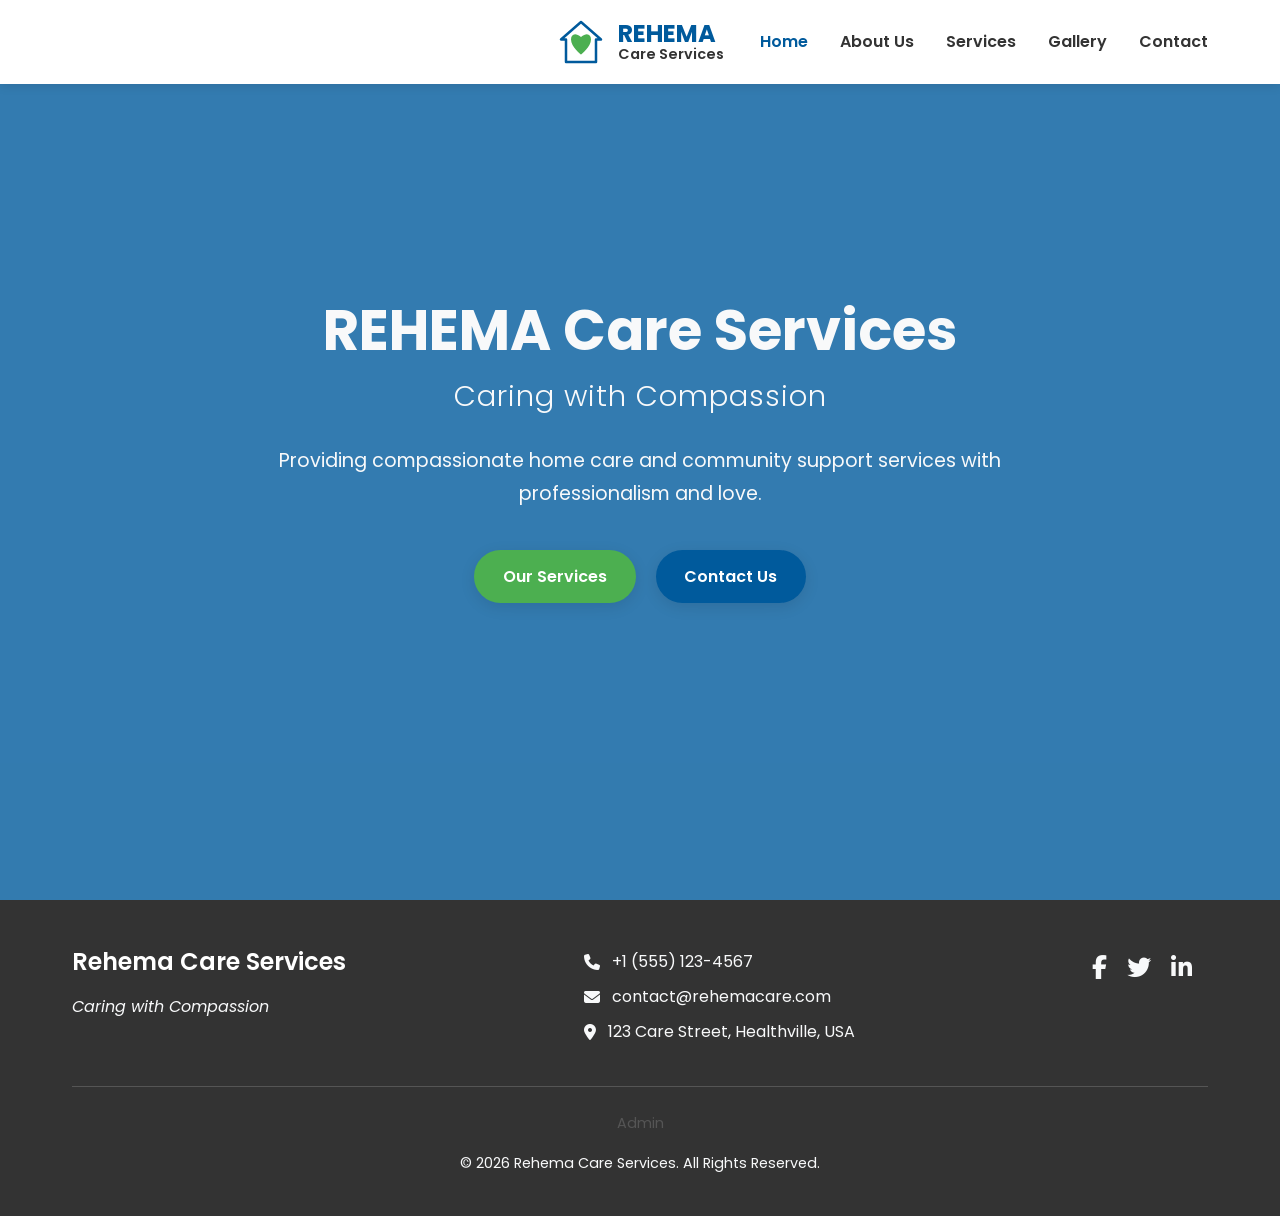
<file: index.html>
<!DOCTYPE html>
<html lang="en">
<head>
    <meta charset="UTF-8">
    <meta name="viewport" content="width=device-width, initial-scale=1.0">
    <title>Rehema Care Services | Caring with Compassion</title>

    <!-- Google Fonts: Poppins -->
    <link rel="preconnect" href="https://fonts.googleapis.com">
    <link rel="preconnect" href="https://fonts.gstatic.com" crossorigin>
    <link href="https://fonts.googleapis.com/css2?family=Poppins:wght@300;400;600;700&display=swap" rel="stylesheet">

    <!-- Font Awesome for Icons -->
    <link rel="stylesheet" href="https://cdnjs.cloudflare.com/ajax/libs/font-awesome/6.5.1/css/all.min.css" integrity="sha512-DTOQO9RWCH3ppGqcWaEA1BIZOC6xxalwEsw9c2QQeAIftl+Vegovlnee1c9QX4TctnWMn13TZye+giMm8e2LwA==" crossorigin="anonymous" referrerpolicy="no-referrer" />

    <link rel="stylesheet" href="style.css">
</head>
<body>

    <!-- =================== -->
    <!-- ====== HEADER ===== -->
    <!-- =================== -->
    <header id="main-header">
        <div class="container">
            <nav>
                <a href="index.html" class="logo">
                    <svg width="50" height="50" viewBox="0 0 100 100" fill="none" xmlns="http://www.w3.org/2000/svg">
                        <path d="M50 10L10 45H20V90H80V45H90L50 10Z" stroke="#005A9C" stroke-width="5" stroke-linecap="round" stroke-linejoin="round"/>
                        <path d="M50 75C50 75 30 60 30 45C30 35 38 30 50 40C62 30 70 35 70 45C70 60 50 75 50 75Z" fill="#4CAF50"/>
                    </svg>
                    <div class="logo-text">
                        <span class="brand-name">REHEMA</span>
                        <span class="sub-name">Care Services</span>
                    </div>
                </a>
                <ul id="nav-menu">
                    <li><a href="index.html" class="active">Home</a></li>
                    <li><a href="about.html">About Us</a></li>
                    <li><a href="services.html">Services</a></li>
                    <li><a href="gallery.html">Gallery</a></li>
                    <li><a href="contact.html">Contact</a></li>
                </ul>
                <button class="hamburger" id="hamburger">
                    <i class="fas fa-bars"></i>
                </button>
            </nav>
        </div>
    </header>

    <main>
        <!-- =================== -->
        <!-- ====== HOME ======= -->
        <!-- =================== -->
        <section id="home" class="hero">
            <ul class="hero-slideshow">
                <li></li>
                <li></li>
                <li></li>
            </ul>
            <div class="hero-overlay"></div>
            <div class="hero-content container">
                <h1 class="hero-title">REHEMA Care Services</h1>
                <p class="tagline"><span class="editable" data-key="text_tagline">Caring with Compassion</span></p>
                <p class="welcome-text"><span class="editable" data-key="home_welcome_text">Providing compassionate home care and community support services with professionalism and love.</span></p>
                <div class="hero-buttons">
                    <a href="services.html" class="btn btn-secondary">Our Services</a>
                    <a href="contact.html" class="btn btn-primary">Contact Us</a>
                </div>
            </div>
        </section>
    </main>

    <!-- =================== -->
    <!-- ====== FOOTER ===== -->
    <!-- =================== -->
    <footer>
        <div class="container">
            <div class="footer-content">
                <div class="footer-brand">
                    <h4>Rehema Care Services</h4>
                    <p>Caring with Compassion</p>
                </div>
                <div class="footer-contact">
                    <!-- IMPORTANT: Replace with your actual contact details -->
                    <p><i class="fas fa-phone"></i> <span class="editable" data-key="text_phone">+1 (555) 123-4567</span></p>
                    <p><i class="fas fa-envelope"></i> <span class="editable" data-key="text_email">contact@rehemacare.com</span></p>
                    <p><i class="fas fa-map-marker-alt"></i> <span class="editable" data-key="text_address">123 Care Street, Healthville, USA</span></p>
                </div>
                <div class="footer-social">
                    <!-- IMPORTANT: Replace '#' with your social media links -->
                    <a href="#" aria-label="Facebook"><i class="fab fa-facebook-f"></i></a>
                    <a href="#" aria-label="Twitter"><i class="fab fa-twitter"></i></a>
                    <a href="#" aria-label="LinkedIn"><i class="fab fa-linkedin-in"></i></a>
                </div>
            </div>
            <div class="footer-bottom">
                <p><a href="admin.html" style="color:#555; text-decoration:none;">Admin</a></p>
                <p>&copy; 2026 Rehema Care Services. All Rights Reserved.</p>
            </div>
        </div>
    </footer>

    <!-- JavaScript for Hamburger Menu -->
    <script>
        const hamburger = document.getElementById('hamburger');
        const navMenu = document.getElementById('nav-menu');

        hamburger.addEventListener('click', () => {
            navMenu.classList.toggle('show');
        });

        // Close menu when a link is clicked
        document.querySelectorAll('#nav-menu a').forEach(link => {
            link.addEventListener('click', () => {
                navMenu.classList.remove('show');
            });
        });

        // Check for Custom Hero Background
        const heroSection = document.getElementById('home');
        const customHeroBg = localStorage.getItem('home_hero_bg');
        if (customHeroBg) {
            heroSection.style.backgroundImage = `url('${customHeroBg}')`;
        }

        // Load Editable Text Content
        document.querySelectorAll('.editable').forEach(element => {
            const key = element.getAttribute('data-key');
            const savedText = localStorage.getItem(key);
            if (savedText) {
                element.textContent = savedText;
            }
        });

    </script>

</body>
</html>
</file>
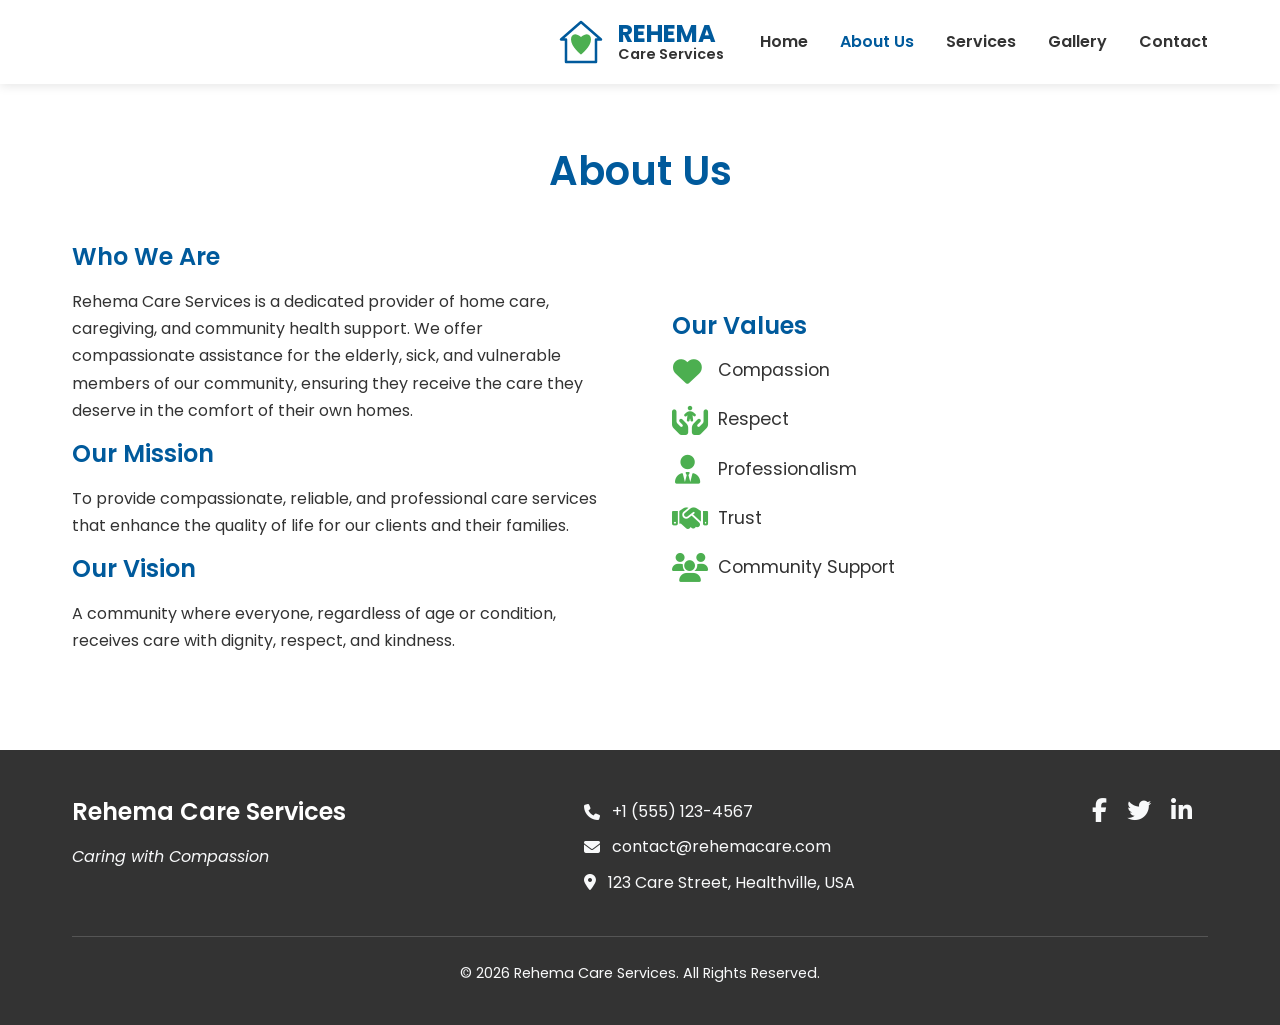
<file: about.html>
h<!DOCTYPE html>
<html lang="en">
<head>
    <meta charset="UTF-8">
    <meta name="viewport" content="width=device-width, initial-scale=1.0">
    <title>About Us | Rehema Care Services</title>
    <link href="https://fonts.googleapis.com/css2?family=Poppins:wght@300;400;600;700&display=swap" rel="stylesheet">
    <link rel="stylesheet" href="https://cdnjs.cloudflare.com/ajax/libs/font-awesome/6.5.1/css/all.min.css">
    <link rel="stylesheet" href="style.css">
</head>
<body>
    <header id="main-header">
        <div class="container">
            <nav>
                <a href="index.html" class="logo">
                    <svg width="50" height="50" viewBox="0 0 100 100" fill="none" xmlns="http://www.w3.org/2000/svg">
                        <path d="M50 10L10 45H20V90H80V45H90L50 10Z" stroke="#005A9C" stroke-width="5" stroke-linecap="round" stroke-linejoin="round"/>
                        <path d="M50 75C50 75 30 60 30 45C30 35 38 30 50 40C62 30 70 35 70 45C70 60 50 75 50 75Z" fill="#4CAF50"/>
                    </svg>
                    <div class="logo-text">
                        <span class="brand-name">REHEMA</span>
                        <span class="sub-name">Care Services</span>
                    </div>
                </a>
                <ul id="nav-menu">
                    <li><a href="index.html">Home</a></li>
                    <li><a href="about.html" class="active">About Us</a></li>
                    <li><a href="services.html">Services</a></li>
                    <li><a href="gallery.html">Gallery</a></li>
                    <li><a href="contact.html">Contact</a></li>
                </ul>
                <button class="hamburger" id="hamburger"><i class="fas fa-bars"></i></button>
            </nav>
        </div>
    </header>

    <main>
        <section id="about">
            <div class="container">
                <h2>About Us</h2>
                <div class="about-content">
                    <div class="about-text">
                        <h3>Who We Are</h3>
                        <p><span class="editable" data-key="text_about_who">Rehema Care Services is a dedicated provider of home care, caregiving, and community health support. We offer compassionate assistance for the elderly, sick, and vulnerable members of our community, ensuring they receive the care they deserve in the comfort of their own homes.</span></p>
                        <h3>Our Mission</h3>
                        <p><span class="editable" data-key="text_about_mission">To provide compassionate, reliable, and professional care services that enhance the quality of life for our clients and their families.</span></p>
                        <h3>Our Vision</h3>
                        <p><span class="editable" data-key="text_about_vision">A community where everyone, regardless of age or condition, receives care with dignity, respect, and kindness.</span></p>
                    </div>
                    <div class="about-values">
                        <h3>Our Values</h3>
                        <ul>
                            <li><i class="fas fa-heart"></i> Compassion</li>
                            <li><i class="fas fa-hands-holding-child"></i> Respect</li>
                            <li><i class="fas fa-user-tie"></i> Professionalism</li>
                            <li><i class="fas fa-handshake"></i> Trust</li>
                            <li><i class="fas fa-users"></i> Community Support</li>
                        </ul>
                    </div>
                </div>
            </div>
        </section>
    </main>

    <footer>
        <div class="container">
            <div class="footer-content">
                <div class="footer-brand">
                    <h4>Rehema Care Services</h4>
                    <p>Caring with Compassion</p>
                </div>
                <div class="footer-contact">
                    <p><i class="fas fa-phone"></i> <span class="editable" data-key="text_phone">+1 (555) 123-4567</span></p>
                    <p><i class="fas fa-envelope"></i> <span class="editable" data-key="text_email">contact@rehemacare.com</span></p>
                    <p><i class="fas fa-map-marker-alt"></i> <span class="editable" data-key="text_address">123 Care Street, Healthville, USA</span></p>
                </div>
                <div class="footer-social">
                    <a href="#"><i class="fab fa-facebook-f"></i></a>
                    <a href="#"><i class="fab fa-twitter"></i></a>
                    <a href="#"><i class="fab fa-linkedin-in"></i></a>
                </div>
            </div>
            <div class="footer-bottom">
                <p>&copy; 2026 Rehema Care Services. All Rights Reserved.</p>
            </div>
        </div>
    </footer>
    <script>
        const hamburger = document.getElementById('hamburger');
        const navMenu = document.getElementById('nav-menu');
        hamburger.addEventListener('click', () => { navMenu.classList.toggle('show'); });

        // Close menu when a link is clicked
        document.querySelectorAll('#nav-menu a').forEach(link => {
            link.addEventListener('click', () => {
                navMenu.classList.remove('show');
            });
        });

        // Load Editable Text Content
        document.querySelectorAll('.editable').forEach(element => {
            const key = element.getAttribute('data-key');
            const savedText = localStorage.getItem(key);
            if (savedText) {
                element.textContent = savedText;
            }
        });
    </script>
</body>
</html>
</file>
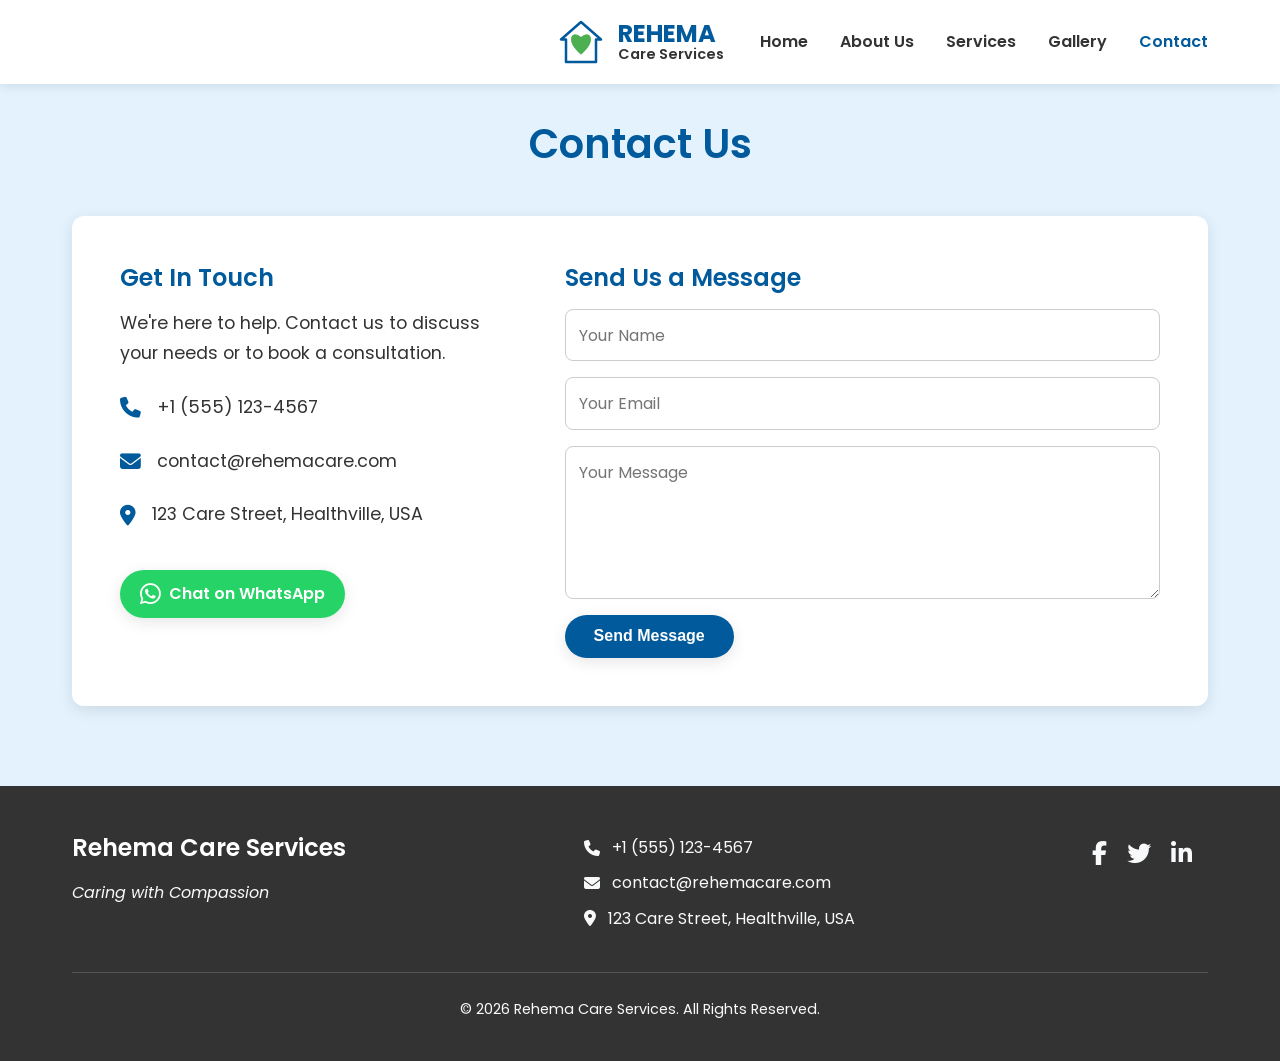
<file: contact.html>
<!DOCTYPE html>
<html lang="en">
<head>
    <meta charset="UTF-8">
    <meta name="viewport" content="width=device-width, initial-scale=1.0">
    <title>Contact Us | Rehema Care Services</title>
    <link href="https://fonts.googleapis.com/css2?family=Poppins:wght@300;400;600;700&display=swap" rel="stylesheet">
    <link rel="stylesheet" href="https://cdnjs.cloudflare.com/ajax/libs/font-awesome/6.5.1/css/all.min.css">
    <link rel="stylesheet" href="style.css">
</head>
<body>
    <header id="main-header">
        <div class="container">
            <nav>
                <a href="index.html" class="logo">
                    <svg width="50" height="50" viewBox="0 0 100 100" fill="none" xmlns="http://www.w3.org/2000/svg">
                        <path d="M50 10L10 45H20V90H80V45H90L50 10Z" stroke="#005A9C" stroke-width="5" stroke-linecap="round" stroke-linejoin="round"/>
                        <path d="M50 75C50 75 30 60 30 45C30 35 38 30 50 40C62 30 70 35 70 45C70 60 50 75 50 75Z" fill="#4CAF50"/>
                    </svg>
                    <div class="logo-text">
                        <span class="brand-name">REHEMA</span>
                        <span class="sub-name">Care Services</span>
                    </div>
                </a>
                <ul id="nav-menu">
                    <li><a href="index.html">Home</a></li>
                    <li><a href="about.html">About Us</a></li>
                    <li><a href="services.html">Services</a></li>
                    <li><a href="gallery.html">Gallery</a></li>
                    <li><a href="contact.html" class="active">Contact</a></li>
                </ul>
                <button class="hamburger" id="hamburger"><i class="fas fa-bars"></i></button>
            </nav>
        </div>
    </header>

    <main>
        <section id="contact">
            <div class="container">
                <h2>Contact Us</h2>
                <div class="contact-content">
                    <div class="contact-info">
                        <h3>Get In Touch</h3>
                        <p>We're here to help. Contact us to discuss your needs or to book a consultation.</p>
                        <p><i class="fas fa-phone"></i> <span class="editable" data-key="text_phone">+1 (555) 123-4567</span></p>
                        <p><i class="fas fa-envelope"></i> <span class="editable" data-key="text_email">contact@rehemacare.com</span></p>
                        <p><i class="fas fa-map-marker-alt"></i> <span class="editable" data-key="text_address">123 Care Street, Healthville, USA</span></p>
                        <a href="https://wa.me/15551234567" target="_blank" class="btn-whatsapp">
                            <i class="fab fa-whatsapp"></i> Chat on WhatsApp
                        </a>
                    </div>
                    <div class="contact-form">
                        <h3>Send Us a Message</h3>
                        <form action="#" method="POST">
                            <input type="text" name="name" placeholder="Your Name" required>
                            <input type="email" name="email" placeholder="Your Email" required>
                            <textarea name="message" placeholder="Your Message" rows="5" required></textarea>
                            <button type="submit" class="btn btn-primary">Send Message</button>
                        </form>
                    </div>
                </div>
            </div>
        </section>
    </main>

    <footer>
        <div class="container">
            <div class="footer-content">
                <div class="footer-brand">
                    <h4>Rehema Care Services</h4>
                    <p>Caring with Compassion</p>
                </div>
                <div class="footer-contact">
                    <p><i class="fas fa-phone"></i> <span class="editable" data-key="text_phone">+1 (555) 123-4567</span></p>
                    <p><i class="fas fa-envelope"></i> <span class="editable" data-key="text_email">contact@rehemacare.com</span></p>
                    <p><i class="fas fa-map-marker-alt"></i> <span class="editable" data-key="text_address">123 Care Street, Healthville, USA</span></p>
                </div>
                <div class="footer-social">
                    <a href="#"><i class="fab fa-facebook-f"></i></a>
                    <a href="#"><i class="fab fa-twitter"></i></a>
                    <a href="#"><i class="fab fa-linkedin-in"></i></a>
                </div>
            </div>
            <div class="footer-bottom">
                <p>&copy; 2026 Rehema Care Services. All Rights Reserved.</p>
            </div>
        </div>
    </footer>
    <script>
        const hamburger = document.getElementById('hamburger');
        const navMenu = document.getElementById('nav-menu');
        hamburger.addEventListener('click', () => { navMenu.classList.toggle('show'); });

        // Close menu when a link is clicked
        document.querySelectorAll('#nav-menu a').forEach(link => {
            link.addEventListener('click', () => {
                navMenu.classList.remove('show');
            });
        });

        // Load Editable Text Content
        document.querySelectorAll('.editable').forEach(element => {
            const key = element.getAttribute('data-key');
            const savedText = localStorage.getItem(key);
            if (savedText) {
                element.textContent = savedText;
            }
        });
    </script>
</body>
</html>
</file>
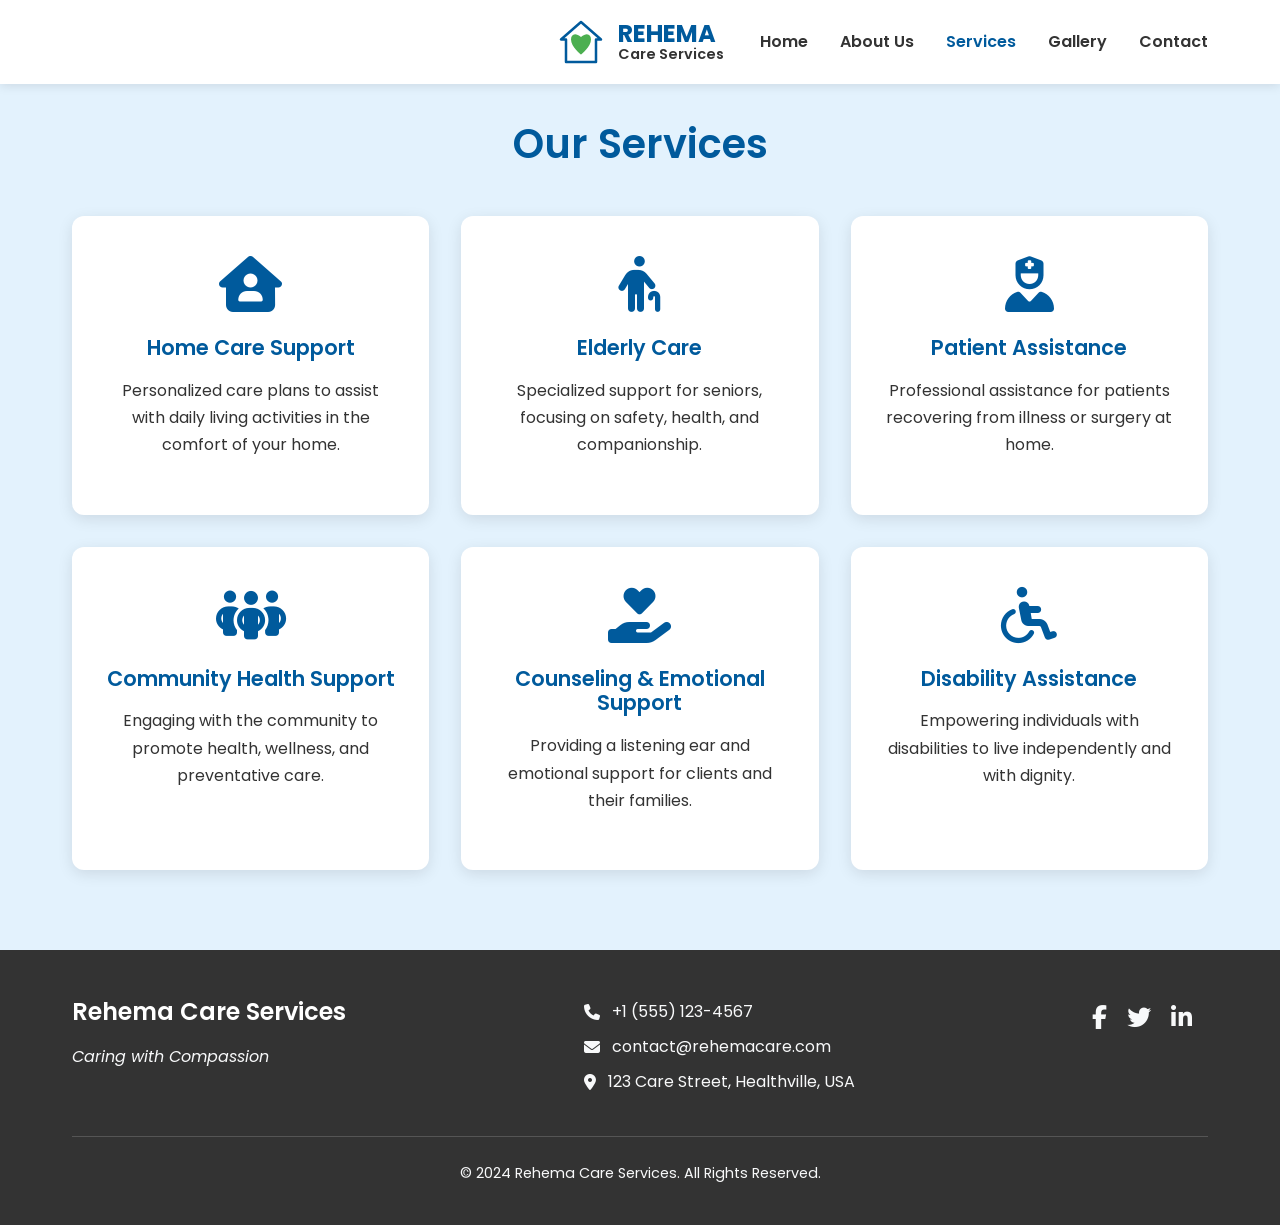
<file: services.html>
<!DOCTYPE html>
<html lang="en">
<head>
    <meta charset="UTF-8">
    <meta name="viewport" content="width=device-width, initial-scale=1.0">
    <title>Services | Rehema Care Services</title>
    <link href="https://fonts.googleapis.com/css2?family=Poppins:wght@300;400;600;700&display=swap" rel="stylesheet">
    <link rel="stylesheet" href="https://cdnjs.cloudflare.com/ajax/libs/font-awesome/6.5.1/css/all.min.css">
    <link rel="stylesheet" href="style.css">
</head>
<body>
    <header id="main-header">
        <div class="container">
            <nav>
                <a href="index.html" class="logo">
                    <svg width="50" height="50" viewBox="0 0 100 100" fill="none" xmlns="http://www.w3.org/2000/svg">
                        <path d="M50 10L10 45H20V90H80V45H90L50 10Z" stroke="#005A9C" stroke-width="5" stroke-linecap="round" stroke-linejoin="round"/>
                        <path d="M50 75C50 75 30 60 30 45C30 35 38 30 50 40C62 30 70 35 70 45C70 60 50 75 50 75Z" fill="#4CAF50"/>
                    </svg>
                    <div class="logo-text">
                        <span class="brand-name">REHEMA</span>
                        <span class="sub-name">Care Services</span>
                    </div>
                </a>
                <ul id="nav-menu">
                    <li><a href="index.html">Home</a></li>
                    <li><a href="about.html">About Us</a></li>
                    <li><a href="services.html" class="active">Services</a></li>
                    <li><a href="gallery.html">Gallery</a></li>
                    <li><a href="contact.html">Contact</a></li>
                </ul>
                <button class="hamburger" id="hamburger"><i class="fas fa-bars"></i></button>
            </nav>
        </div>
    </header>

    <main>
        <section id="services">
            <div class="container">
                <h2>Our Services</h2>
                <div class="services-grid">
                    <div class="service-card">
                        <i class="fas fa-home-user"></i>
                        <h3>Home Care Support</h3>
                        <p>Personalized care plans to assist with daily living activities in the comfort of your home.</p>
                    </div>
                    <div class="service-card">
                        <i class="fas fa-person-cane"></i>
                        <h3>Elderly Care</h3>
                        <p>Specialized support for seniors, focusing on safety, health, and companionship.</p>
                    </div>
                    <div class="service-card">
                        <i class="fas fa-user-nurse"></i>
                        <h3>Patient Assistance</h3>
                        <p>Professional assistance for patients recovering from illness or surgery at home.</p>
                    </div>
                    <div class="service-card">
                        <i class="fas fa-people-group"></i>
                        <h3>Community Health Support</h3>
                        <p>Engaging with the community to promote health, wellness, and preventative care.</p>
                    </div>
                    <div class="service-card">
                        <i class="fas fa-hand-holding-heart"></i>
                        <h3>Counseling & Emotional Support</h3>
                        <p>Providing a listening ear and emotional support for clients and their families.</p>
                    </div>
                    <div class="service-card">
                        <i class="fa-solid fa-wheelchair"></i>
                        <h3>Disability Assistance</h3>
                        <p>Empowering individuals with disabilities to live independently and with dignity.</p>
                    </div>
                </div>
            </div>
        </section>
    </main>

    <footer>
        <div class="container">
            <div class="footer-content">
                <div class="footer-brand">
                    <h4>Rehema Care Services</h4>
                    <p>Caring with Compassion</p>
                </div>
                <div class="footer-contact">
                    <p><i class="fas fa-phone"></i> <span class="editable" data-key="text_phone">+1 (555) 123-4567</span></p>
                    <p><i class="fas fa-envelope"></i> <span class="editable" data-key="text_email">contact@rehemacare.com</span></p>
                    <p><i class="fas fa-map-marker-alt"></i> <span class="editable" data-key="text_address">123 Care Street, Healthville, USA</span></p>
                </div>
                <div class="footer-social">
                    <a href="#"><i class="fab fa-facebook-f"></i></a>
                    <a href="#"><i class="fab fa-twitter"></i></a>
                    <a href="#"><i class="fab fa-linkedin-in"></i></a>
                </div>
            </div>
            <div class="footer-bottom">
                <p>&copy; 2024 Rehema Care Services. All Rights Reserved.</p>
            </div>
        </div>
    </footer>
    <script>
        const hamburger = document.getElementById('hamburger');
        const navMenu = document.getElementById('nav-menu');
        hamburger.addEventListener('click', () => { navMenu.classList.toggle('show'); });

        // Close menu when a link is clicked
        document.querySelectorAll('#nav-menu a').forEach(link => {
            link.addEventListener('click', () => {
                navMenu.classList.remove('show');
            });
        });

        // Check for Custom Logo
        const customLogo = localStorage.getItem('website_logo');
        if (customLogo) {
            document.querySelector('.logo-svg').src = customLogo;
        }

        // Load Editable Text Content
        document.querySelectorAll('.editable').forEach(element => {
            const key = element.getAttribute('data-key');
            const savedText = localStorage.getItem(key);
            if (savedText) {
                element.textContent = savedText;
            }
        });
    </script>
</body>
</html>
</file>
<file: style.css>
/* ------------------- */
/* --- CSS STYLING --- */
/* ------------------- */

/* --- 1. Root Variables & Base Styles --- */
:root {
    --primary-blue: #005A9C; /* Trust, professionalism */
    --secondary-green: #4CAF50; /* Health, wellbeing */
    --accent-light-green: #E8F5E9;
    --accent-soft-blue: #E3F2FD;
    --text-dark: #333;
    --text-light: #f8f9fa;
    --background-white: #FFFFFF;
    --shadow: 0 4px 15px rgba(0, 0, 0, 0.1);
    --border-radius: 12px;
}

* {
    margin: 0;
    padding: 0;
    box-sizing: border-box;
}

html {
    scroll-behavior: smooth;
}

body {
    font-family: 'Poppins', sans-serif;
    color: var(--text-dark);
    background-color: var(--background-white);
    line-height: 1.7;
    display: flex;
    flex-direction: column;
    min-height: 100vh;
}

main {
    flex: 1;
}

.container {
    max-width: 1200px;
    margin: auto;
    padding: 0 2rem;
}

section {
    padding: 5rem 0;
}

h1, h2, h3, h4 {
    font-weight: 600;
    margin-bottom: 1rem;
    line-height: 1.2;
}

h2 {
    text-align: center;
    font-size: 2.5rem;
    margin-bottom: 3rem;
    color: var(--primary-blue);
}

h3 {
    font-size: 1.5rem;
    color: var(--primary-blue);
}

p {
    margin-bottom: 1rem;
}

/* --- 2. Buttons & Utility Classes --- */
.btn {
    display: inline-block;
    padding: 0.8rem 1.8rem;
    border: none;
    border-radius: 50px; /* Rounded buttons */
    font-weight: 600;
    text-decoration: none;
    cursor: pointer;
    transition: all 0.3s ease;
    box-shadow: var(--shadow);
    font-size: 1rem;
}

.btn-primary {
    background-color: var(--primary-blue);
    color: var(--background-white);
}

.btn-primary:hover {
    background-color: #004a80;
    transform: translateY(-3px);
}

.btn-secondary {
    background-color: var(--secondary-green);
    color: var(--background-white);
}

.btn-secondary:hover {
    background-color: #45a049;
    transform: translateY(-3px);
}

/* --- 3. Header & Navigation --- */
#main-header {
    position: fixed;
    top: 0;
    left: 0;
    width: 100%;
    background: var(--background-white);
    box-shadow: 0 2px 10px rgba(0, 0, 0, 0.1);
    z-index: 1000;
    padding: 0.75rem 0;
}

#main-header nav {
    display: grid;
    grid-template-columns: 1fr auto 1fr;
    align-items: center;
    height: 60px;
}

.logo {
    display: flex;
    align-items: center;
    text-decoration: none;
    grid-column: 2 / 3;
    justify-self: center;
}

.logo svg {
    width: 50px;
    height: 50px;
    margin-right: 0.75rem;
}

.logo-text {
    display: flex;
    flex-direction: column;
    line-height: 1.1;
}

.brand-name {
    font-size: 1.5rem;
    font-weight: 700;
    color: var(--primary-blue);
}

.sub-name {
    font-size: 0.9rem;
    color: var(--text-dark);
}

#main-header nav ul {
    display: flex;
    list-style: none;
    grid-column: 3 / 4;
    justify-self: end;
}

#main-header nav li {
    margin-left: 2rem;
}

#main-header nav a {
    text-decoration: none;
    color: var(--text-dark);
    font-weight: 600;
    transition: color 0.3s ease;
}

#main-header nav a:hover,
#main-header nav a.active {
    color: var(--primary-blue);
}

.hamburger {
    display: none;
    cursor: pointer;
    font-size: 1.5rem;
    background: none;
    border: none;
    color: var(--primary-blue);
    grid-column: 3 / 4;
    justify-self: end;
}

/* --- 4. Hero Section (Home) --- */
.hero {
    position: relative;
    height: 100vh;
    color: var(--text-light);
    display: flex;
    align-items: center;
    justify-content: center;
    text-align: center;
    padding: 0;
}

.hero-overlay {
    position: absolute;
    top: 0;
    left: 0;
    width: 100%;
    height: 100%;
    background-color: rgba(0, 90, 156, 0.8); /* Slightly darker overlay for better text contrast against animations */
    z-index: 1;
}

.hero-content {
    position: relative;
    z-index: 2;
    max-width: 800px;
}

/* --- Hero Slideshow Animation --- */
.hero-slideshow {
    position: absolute;
    width: 100%;
    height: 100%;
    top: 0;
    left: 0;
    z-index: 0;
    list-style: none;
    margin: 0;
    padding: 0;
}

.hero-slideshow li {
    width: 100%;
    height: 100%;
    position: absolute;
    top: 0;
    left: 0;
    background-size: cover;
    background-position: center;
    background-repeat: no-repeat;
    opacity: 0;
    z-index: 0;
    animation: imageAnimation 18s linear infinite;
}

.hero-slideshow li:nth-child(1) {
    background-image: url('https://images.pexels.com/photos/3958421/pexels-photo-3958421.jpeg?auto=compress&cs=tinysrgb&w=1260&h=750&dpr=1');
}
.hero-slideshow li:nth-child(2) {
    background-image: url('https://images.pexels.com/photos/3768131/pexels-photo-3768131.jpeg?auto=compress&cs=tinysrgb&w=1260&h=750&dpr=1');
    animation-delay: 6s;
}
.hero-slideshow li:nth-child(3) {
    background-image: url('https://images.pexels.com/photos/3845126/pexels-photo-3845126.jpeg?auto=compress&cs=tinysrgb&w=1260&h=750&dpr=1');
    animation-delay: 12s;
}

@keyframes imageAnimation {
    0% { opacity: 0; animation-timing-function: ease-in; }
    10% { opacity: 1; transform: scale(1.05); animation-timing-function: ease-out; }
    33% { opacity: 1; transform: scale(1.1); }
    43% { opacity: 0; transform: scale(1.1); }
    100% { opacity: 0; }
}

/* --- Text Fade-In Animation --- */
@keyframes fadeInUp {
    from {
        opacity: 0;
        transform: translateY(30px);
    }
    to {
        opacity: 1;
        transform: translateY(0);
    }
}

.hero-title {
    font-size: 3.5rem;
    font-weight: 700;
    margin-bottom: 0.5rem;
    animation: fadeInUp 1s ease-out forwards;
}

.tagline {
    font-size: 1.8rem;
    font-weight: 300;
    margin-bottom: 1.5rem;
    letter-spacing: 1px;
    opacity: 0; /* Start hidden */
    animation: fadeInUp 1s ease-out 0.5s forwards;
}

.welcome-text {
    font-size: 1.2rem;
    margin-bottom: 2.5rem;
    opacity: 0; /* Start hidden */
    animation: fadeInUp 1s ease-out 1s forwards;
}

.hero-buttons {
    opacity: 0; /* Start hidden */
    animation: fadeInUp 1s ease-out 1.5s forwards;
}

.hero-buttons .btn {
    margin: 0 0.5rem;
}

/* --- 5. About Us Section --- */
#about {
    padding-top: 120px; /* Offset for fixed header */
}
.about-content {
    display: grid;
    grid-template-columns: 1fr 1fr;
    gap: 4rem;
    align-items: center;
}

.about-values ul {
    list-style: none;
}

.about-values li {
    font-size: 1.1rem;
    margin-bottom: 1.2rem;
    display: flex;
    align-items: center;
}

.about-values i {
    color: var(--secondary-green);
    margin-right: 1rem;
    font-size: 1.8rem;
    width: 30px;
    text-align: center;
}

/* --- 6. Services Section --- */
#services {
    background-color: var(--accent-soft-blue);
    padding-top: 120px;
}

.services-grid {
    display: grid;
    grid-template-columns: repeat(auto-fit, minmax(300px, 1fr));
    gap: 2rem;
}

.service-card {
    background: var(--background-white);
    padding: 2.5rem 2rem;
    text-align: center;
    border-radius: var(--border-radius);
    box-shadow: var(--shadow);
    transition: transform 0.3s ease, box-shadow 0.3s ease;
}

.service-card:hover {
    transform: translateY(-10px);
    box-shadow: 0 8px 25px rgba(0, 0, 0, 0.15);
}

.service-card i {
    font-size: 3.5rem;
    color: var(--primary-blue);
    margin-bottom: 1.5rem;
}

.service-card h3 {
    font-size: 1.3rem;
}

/* --- 7. Gallery & Testimonials Section --- */
#gallery {
    padding-top: 120px;
}
.gallery-grid {
    display: grid;
    grid-template-columns: repeat(auto-fit, minmax(300px, 1fr));
    gap: 1.5rem;
    align-items: stretch;
}

.media-container {
    position: relative;
    width: 100%;
    height: 300px;
    border-radius: var(--border-radius);
    overflow: hidden;
    box-shadow: var(--shadow);
    cursor: pointer;
}

.media-container img,
.media-container video {
    width: 100%;
    height: 100%;
    object-fit: cover;
    transition: transform 0.3s ease, opacity 0.5s ease;
}

.media-container:hover img,
.media-container:hover video {
    transform: scale(1.05);
}

.play-icon-overlay {
    position: absolute;
    top: 50%;
    left: 50%;
    transform: translate(-50%, -50%);
    width: 70px;
    height: 70px;
    background: rgba(0, 0, 0, 0.5);
    border-radius: 50%;
    display: flex;
    justify-content: center;
    align-items: center;
    color: white;
    font-size: 2rem;
    pointer-events: none;
    transition: all 0.3s ease;
    z-index: 10;
}

.media-container:hover .play-icon-overlay {
    background: rgba(0, 90, 156, 0.8);
    transform: translate(-50%, -50%) scale(1.1);
}

.testimonial-card {
    background: var(--accent-light-green);
    padding: 2rem;
    border-radius: var(--border-radius);
    border-left: 5px solid var(--secondary-green);
    display: flex;
    flex-direction: column;
    justify-content: center;
}

.testimonial-card p {
    font-style: italic;
    margin-bottom: 1rem;
}

.testimonial-card h4 {
    text-align: right;
    color: var(--primary-blue);
    font-weight: 700;
}

/* --- 8. Contact Section --- */
#contact {
    background-color: var(--accent-soft-blue);
    padding-top: 120px;
}

.contact-content {
    display: grid;
    grid-template-columns: 1fr 1.5fr;
    gap: 3rem;
    background: var(--background-white);
    padding: 3rem;
    border-radius: var(--border-radius);
    box-shadow: var(--shadow);
}

.contact-info p {
    display: flex;
    align-items: center;
    margin-bottom: 1.5rem;
    font-size: 1.1rem;
}

.contact-info i {
    color: var(--primary-blue);
    margin-right: 1rem;
    font-size: 1.3rem;
}

.btn-whatsapp {
    display: inline-flex;
    align-items: center;
    background-color: #25D366;
    color: white;
    padding: 10px 20px;
    border-radius: 50px;
    text-decoration: none;
    font-weight: 600;
    margin-top: 1rem;
    box-shadow: var(--shadow);
    transition: all 0.3s ease;
}

.btn-whatsapp:hover {
    background-color: #128C7E;
    transform: translateY(-2px);
}

.btn-whatsapp i {
    font-size: 1.5rem;
    margin-right: 0.5rem;
    color: white !important; /* Override other i styles */
}

.contact-form form {
    display: flex;
    flex-direction: column;
}

.contact-form input,
.contact-form textarea {
    width: 100%;
    padding: 0.8rem;
    margin-bottom: 1rem;
    border-radius: 8px;
    border: 1px solid #ccc;
    font-family: 'Poppins', sans-serif;
    font-size: 1rem;
}

.contact-form input:focus,
.contact-form textarea:focus {
    outline: none;
    border-color: var(--primary-blue);
}

.contact-form button {
    align-self: flex-start;
}

/* --- 9. Footer --- */
footer {
    background: var(--text-dark);
    color: var(--text-light);
    padding: 3rem 0 1.5rem;
    margin-top: auto;
}

.footer-content {
    display: flex;
    justify-content: space-between;
    align-items: flex-start;
    flex-wrap: wrap;
    gap: 2rem;
    margin-bottom: 2rem;
}

.footer-brand h4 {
    font-size: 1.5rem;
    color: var(--background-white);
}
.footer-brand p {
    font-style: italic;
}

.footer-contact p {
    display: flex;
    align-items: center;
    margin-bottom: 0.5rem;
}
.footer-contact i {
    margin-right: 0.75rem;
}

.footer-social a {
    color: var(--text-light);
    font-size: 1.5rem;
    margin-right: 1rem;
    transition: color 0.3s ease;
}

.footer-social a:hover {
    color: var(--primary-blue);
}

.footer-bottom {
    text-align: center;
    border-top: 1px solid #555;
    padding-top: 1.5rem;
    font-size: 0.9rem;
}

/* --- 10. Responsive Design --- */
@media (max-width: 992px) {
    .about-content, .contact-content {
        grid-template-columns: 1fr;
        gap: 2rem;
    }
    
    section {
        padding: 3rem 0;
    }

    .hero-title {
        font-size: 2.8rem;
    }
    .tagline {
        font-size: 1.5rem;
    }
}

@media (max-width: 768px) {
    h2 {
        font-size: 2rem;
    }
    #main-header nav {
        display: flex;
        justify-content: space-between;
    }
    #main-header nav ul {
        display: none;
        flex-direction: column;
        position: absolute;
        top: 75px;
        right: 0;
        background: var(--background-white);
        width: 100%;
        text-align: center;
        box-shadow: var(--shadow);
        z-index: 1001; /* Ensure menu is on top */
    }
    #main-header nav ul.show {
        display: flex;
    }
    #main-header nav li {
        margin: 1rem 0;
    }
    .hamburger {
        display: block;
    }
    .hero-title {
        font-size: 2.2rem;
    }
    .tagline {
        font-size: 1.2rem;
    }
    .welcome-text {
        font-size: 1rem;
    }
    .hero-buttons {
        display: flex;
        flex-direction: column;
        align-items: center;
    }
    .hero-buttons .btn {
        margin: 0.5rem 0;
        width: 200px;
    }
    .footer-content {
        flex-direction: column;
        align-items: center;
        text-align: center;
    }
    .footer-social {
        margin-top: 1rem;
    }
    
    /* Adjust logo size for mobile */
    .logo svg {
        width: 40px;
        height: 40px;
    }
    .brand-name {
        font-size: 1.2rem;
    }
}

/* --- 11. Admin Specific --- */
#admin {
    padding-top: 120px;
}
.admin-panel {
    background: #f4f4f4;
    padding: 2rem;
    border-radius: var(--border-radius);
    max-width: 600px;
    margin: 0 auto;
}
.admin-panel input {
    width: 100%;
    padding: 10px;
    margin-bottom: 1rem;
    border: 1px solid #ccc;
    border-radius: 5px;
}

.login-container {
    background: #f4f4f4;
    padding: 2rem;
    border-radius: var(--border-radius);
    max-width: 400px;
    margin: 2rem auto;
    text-align: center;
    box-shadow: var(--shadow);
}

.login-container input {
    width: 100%;
    padding: 10px;
    margin-bottom: 1rem;
    border: 1px solid #ccc;
    border-radius: 5px;
}

.hidden {
    display: none;
}

/* --- 12. Lightbox --- */
.lightbox-overlay {
    position: fixed;
    top: 0;
    left: 0;
    width: 100%;
    height: 100%;
    background: rgba(0, 0, 0, 0.85);
    z-index: 2000;
    display: none; /* Hidden by default */
    justify-content: center;
    align-items: center;
    padding: 2rem;
}

.lightbox-content {
    position: relative;
    max-width: 90vw;
    max-height: 90vh;
}

@media (max-width: 768px) {
    .lightbox-content img,
    .lightbox-content video {
        max-width: 95vw;
        max-height: 80vh;
    }
}

.lightbox-content img,
.lightbox-content video {
    max-width: 100%;
    max-height: 90vh;
    object-fit: contain;
}

.lightbox-close {
    position: absolute;
    top: 20px;
    right: 30px;
    color: #fff;
    font-size: 3rem;
    cursor: pointer;
    font-weight: 300;
    z-index: 2001;
}

@media (max-width: 768px) {
    .lightbox-close {
        top: 10px;
        right: 10px;
        font-size: 2.5rem;
    }
}

.lightbox-overlay {
    flex-direction: column;
}

.lightbox-description {
    color: #fff;
    text-align: center;
    margin-top: 1rem;
    max-width: 90vw;
    font-size: 1rem;
    line-height: 1.5;
    animation: fadeInUp 0.5s ease-out;
}

.lightbox-download {
    position: absolute;
    top: 35px;
    right: 80px;
    color: #fff;
    font-size: 2rem;
    cursor: pointer;
    z-index: 2001;
    transition: color 0.3s;
}

@media (max-width: 768px) {
    .lightbox-download {
        top: 20px;
        right: 60px;
        font-size: 1.5rem;
    }
}

.lightbox-download:hover {
    color: var(--secondary-green);
}

/* --- 13. Loading Spinner --- */
.loading-spinner {
    position: absolute;
    top: 50%;
    left: 50%;
    transform: translate(-50%, -50%);
    width: 50px;
    height: 50px;
    border: 5px solid rgba(0, 90, 156, 0.3);
    border-top-color: var(--primary-blue);
    border-radius: 50%;
    animation: spin 1s linear infinite;
    z-index: 11; /* Above play icon */
}

@keyframes spin {
    to { transform: rotate(360deg); }
}
</file>
